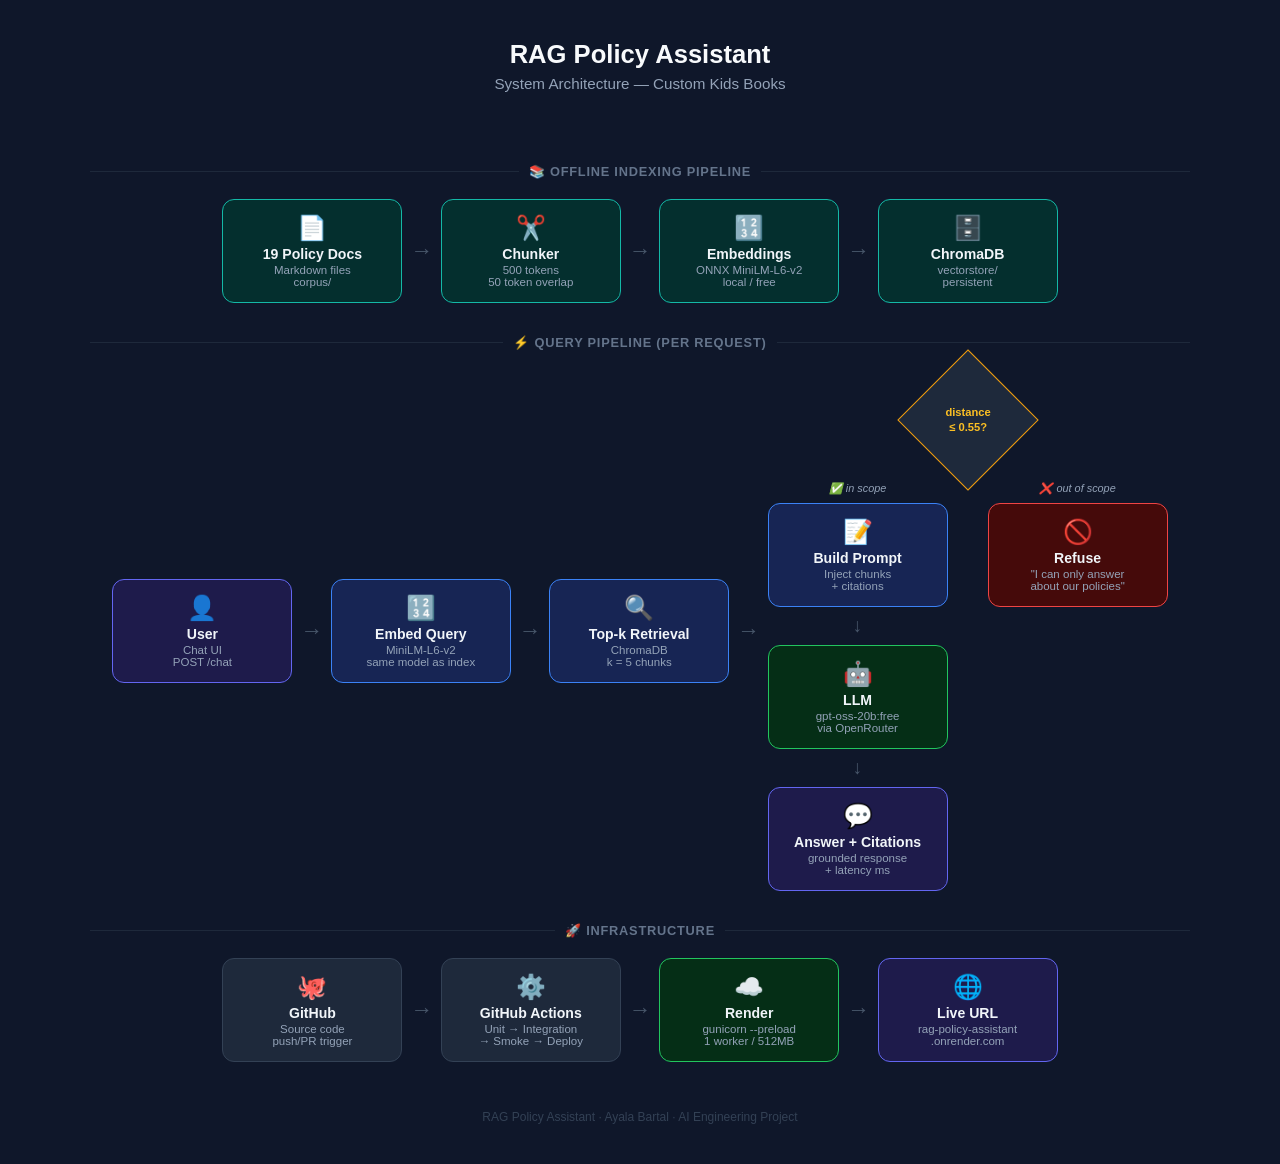
<file: docs/architecture.html>
<!DOCTYPE html>
<html lang="en">
<head>
  <meta charset="UTF-8" />
  <title>RAG Policy Assistant — Architecture</title>
  <style>
    * { box-sizing: border-box; margin: 0; padding: 0; }
    body {
      font-family: -apple-system, BlinkMacSystemFont, "Segoe UI", sans-serif;
      background: #0f172a;
      color: #e2e8f0;
      min-height: 100vh;
      display: flex;
      flex-direction: column;
      align-items: center;
      padding: 40px 20px;
    }
    h1 { font-size: 1.6rem; margin-bottom: 6px; color: #f8fafc; }
    .subtitle { color: #94a3b8; font-size: 0.95rem; margin-bottom: 40px; }

    .pipeline {
      display: flex;
      align-items: center;
      gap: 8px;
      flex-wrap: wrap;
      justify-content: center;
      max-width: 1100px;
      width: 100%;
      margin-top: 8px;
    }

    .box {
      background: #1e293b;
      border: 1.5px solid #334155;
      border-radius: 12px;
      padding: 14px 18px;
      text-align: center;
      width: 180px;
    }
    .box .icon { font-size: 1.5rem; margin-bottom: 4px; }
    .box .title { font-size: 0.88rem; font-weight: 600; color: #f1f5f9; }
    .box .sub { font-size: 0.72rem; color: #94a3b8; margin-top: 2px; }

    .box.accent-purple { border-color: #6366f1; background: #1e1b4b; }
    .box.accent-blue   { border-color: #3b82f6; background: #172554; }
    .box.accent-teal   { border-color: #14b8a6; background: #042f2e; }
    .box.accent-red    { border-color: #ef4444; background: #450a0a; }
    .box.accent-green  { border-color: #22c55e; background: #052e16; }

    .arrow {
      font-size: 1.4rem;
      color: #475569;
      flex-shrink: 0;
    }

    .section-title {
      width: 100%;
      text-align: center;
      font-size: 0.8rem;
      font-weight: 700;
      letter-spacing: .06em;
      text-transform: uppercase;
      color: #64748b;
      margin: 32px 0 12px;
      display: flex;
      align-items: center;
      gap: 10px;
      max-width: 1100px;
    }
    .section-title::before,
    .section-title::after {
      content: "";
      flex: 1;
      height: 1px;
      background: #1e293b;
    }

    .diamond-wrap {
      display: flex;
      flex-direction: column;
      align-items: center;
      gap: 12px;
    }
    .diamond {
      width: 100px;
      height: 100px;
      background: #1e293b;
      border: 1.5px solid #f59e0b;
      transform: rotate(45deg);
      display: flex;
      align-items: center;
      justify-content: center;
      flex-shrink: 0;
    }
    .diamond-inner {
      transform: rotate(-45deg);
      text-align: center;
      font-size: 0.7rem;
      font-weight: 600;
      color: #fbbf24;
      line-height: 1.3;
    }
    .fork-row {
      display: flex;
      gap: 40px;
      align-items: flex-start;
    }
    .fork-branch {
      display: flex;
      flex-direction: column;
      align-items: center;
      gap: 8px;
    }
    .fork-label {
      font-size: 0.68rem;
      color: #94a3b8;
      font-style: italic;
    }
    .down-arrow { font-size: 1.2rem; color: #475569; }

    footer {
      margin-top: 48px;
      font-size: 0.75rem;
      color: #334155;
    }
  </style>
</head>
<body>

<h1>RAG Policy Assistant</h1>
<p class="subtitle">System Architecture — Custom Kids Books</p>

<!-- INDEXING -->
<div class="section-title">📚 Offline Indexing Pipeline</div>
<div class="pipeline">
  <div class="box accent-teal">
    <div class="icon">📄</div>
    <div class="title">19 Policy Docs</div>
    <div class="sub">Markdown files<br/>corpus/</div>
  </div>
  <div class="arrow">→</div>
  <div class="box accent-teal">
    <div class="icon">✂️</div>
    <div class="title">Chunker</div>
    <div class="sub">500 tokens<br/>50 token overlap</div>
  </div>
  <div class="arrow">→</div>
  <div class="box accent-teal">
    <div class="icon">🔢</div>
    <div class="title">Embeddings</div>
    <div class="sub">ONNX MiniLM-L6-v2<br/>local / free</div>
  </div>
  <div class="arrow">→</div>
  <div class="box accent-teal">
    <div class="icon">🗄️</div>
    <div class="title">ChromaDB</div>
    <div class="sub">vectorstore/<br/>persistent</div>
  </div>
</div>

<!-- QUERY PIPELINE -->
<div class="section-title">⚡ Query Pipeline (per request)</div>
<div class="pipeline">
  <div class="box accent-purple">
    <div class="icon">👤</div>
    <div class="title">User</div>
    <div class="sub">Chat UI<br/>POST /chat</div>
  </div>
  <div class="arrow">→</div>
  <div class="box accent-blue">
    <div class="icon">🔢</div>
    <div class="title">Embed Query</div>
    <div class="sub">MiniLM-L6-v2<br/>same model as index</div>
  </div>
  <div class="arrow">→</div>
  <div class="box accent-blue">
    <div class="icon">🔍</div>
    <div class="title">Top-k Retrieval</div>
    <div class="sub">ChromaDB<br/>k = 5 chunks</div>
  </div>
  <div class="arrow">→</div>
  <div class="diamond-wrap">
    <div class="diamond"><div class="diamond-inner">distance<br/>≤ 0.55?</div></div>
    <div class="fork-row">
      <div class="fork-branch">
        <div class="fork-label">✅ in scope</div>
        <div class="box accent-blue">
          <div class="icon">📝</div>
          <div class="title">Build Prompt</div>
          <div class="sub">Inject chunks<br/>+ citations</div>
        </div>
        <div class="down-arrow">↓</div>
        <div class="box accent-green">
          <div class="icon">🤖</div>
          <div class="title">LLM</div>
          <div class="sub">gpt-oss-20b:free<br/>via OpenRouter</div>
        </div>
        <div class="down-arrow">↓</div>
        <div class="box accent-purple">
          <div class="icon">💬</div>
          <div class="title">Answer + Citations</div>
          <div class="sub">grounded response<br/>+ latency ms</div>
        </div>
      </div>
      <div class="fork-branch">
        <div class="fork-label">❌ out of scope</div>
        <div class="box accent-red">
          <div class="icon">🚫</div>
          <div class="title">Refuse</div>
          <div class="sub">"I can only answer<br/>about our policies"</div>
        </div>
      </div>
    </div>
  </div>
</div>

<!-- INFRASTRUCTURE -->
<div class="section-title">🚀 Infrastructure</div>
<div class="pipeline">
  <div class="box">
    <div class="icon">🐙</div>
    <div class="title">GitHub</div>
    <div class="sub">Source code<br/>push/PR trigger</div>
  </div>
  <div class="arrow">→</div>
  <div class="box">
    <div class="icon">⚙️</div>
    <div class="title">GitHub Actions</div>
    <div class="sub">Unit → Integration<br/>→ Smoke → Deploy</div>
  </div>
  <div class="arrow">→</div>
  <div class="box accent-green">
    <div class="icon">☁️</div>
    <div class="title">Render</div>
    <div class="sub">gunicorn --preload<br/>1 worker / 512MB</div>
  </div>
  <div class="arrow">→</div>
  <div class="box accent-purple">
    <div class="icon">🌐</div>
    <div class="title">Live URL</div>
    <div class="sub">rag-policy-assistant<br/>.onrender.com</div>
  </div>
</div>

<footer>RAG Policy Assistant · Ayala Bartal · AI Engineering Project</footer>

</body>
</html>
</file>
